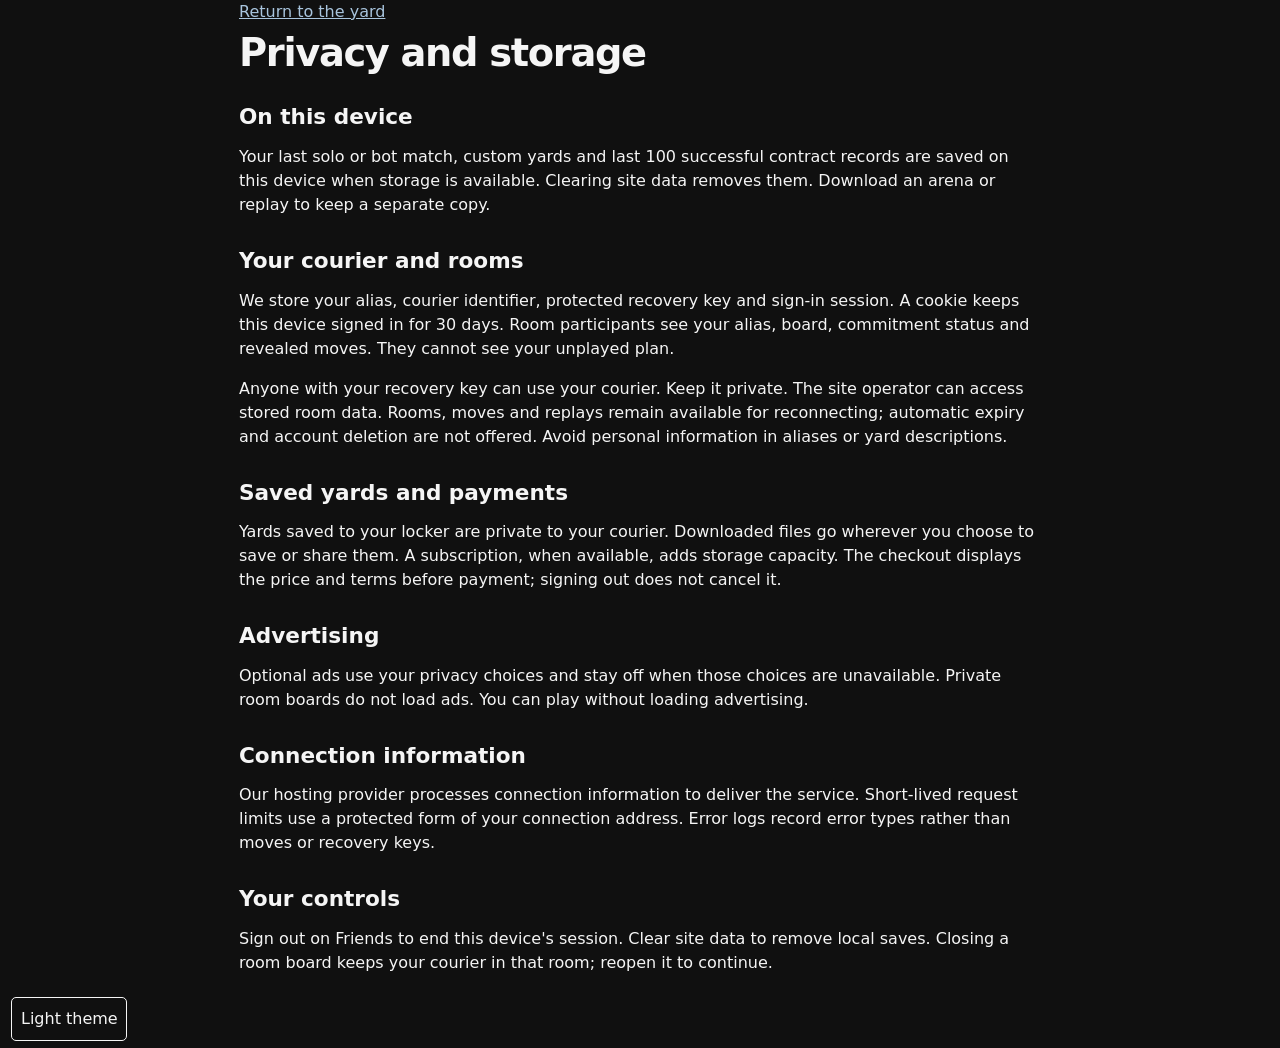
<file: src/ThreeBeatFreight.Client/wwwroot/privacy.html>
<!doctype html><html lang="en" data-bs-theme="dark"><head><meta charset="utf-8"><meta name="viewport" content="width=device-width,initial-scale=1"><title>Privacy and storage — Three Beat Freight</title><link rel="stylesheet" href="assets/freight.css"><link rel="stylesheet" href="assets/appearance.css"><script src="assets/appearance.js" defer></script></head><body><main class="app-shell rules"><a href="./">Return to the yard</a><h1>Privacy and storage</h1><h2>On this device</h2><p>Your last solo or bot match, custom yards and last 100 successful contract records are saved on this device when storage is available. Clearing site data removes them. Download an arena or replay to keep a separate copy.</p><h2>Your courier and rooms</h2><p>We store your alias, courier identifier, protected recovery key and sign-in session. A cookie keeps this device signed in for 30 days. Room participants see your alias, board, commitment status and revealed moves. They cannot see your unplayed plan.</p><p>Anyone with your recovery key can use your courier. Keep it private. The site operator can access stored room data. Rooms, moves and replays remain available for reconnecting; automatic expiry and account deletion are not offered. Avoid personal information in aliases or yard descriptions.</p><h2>Saved yards and payments</h2><p>Yards saved to your locker are private to your courier. Downloaded files go wherever you choose to save or share them. A subscription, when available, adds storage capacity. The checkout displays the price and terms before payment; signing out does not cancel it.</p><h2>Advertising</h2><p>Optional ads use your privacy choices and stay off when those choices are unavailable. Private room boards do not load ads. You can play without loading advertising.</p><h2>Connection information</h2><p>Our hosting provider processes connection information to deliver the service. Short-lived request limits use a protected form of your connection address. Error logs record error types rather than moves or recovery keys.</p><h2>Your controls</h2><p>Sign out on Friends to end this device's session. Clear site data to remove local saves. Closing a room board keeps your courier in that room; reopen it to continue.</p></main></body></html>
</file>
<file: src/ThreeBeatFreight.Client/wwwroot/assets/freight.css>
:root{color-scheme:dark;--bg:#111419;--surface:#1d232b;--ink:#f2f4ee;--quiet:#b7c3ce;--line:#586473;--acid:#a8c4dd;--pink:#c9adbc}*{box-sizing:border-box}body{margin:0;background:var(--bg);color:var(--ink);font:16px/1.5 system-ui,sans-serif}a{color:var(--acid)}button,input,select,textarea{font:inherit}button{border:1px solid var(--line);background:#2a3440;color:var(--ink);padding:.6rem .9rem;cursor:pointer;min-height:44px}button:hover{border-color:var(--acid);background:#384555}button:disabled{cursor:default;color:#bdc5cf;background:#232930;border-color:#47505c}button.primary,button.active{background:var(--acid);color:#111419;border-color:var(--acid);font-weight:750}input,select,textarea{display:block;width:100%;background:#10151c;color:#f2f4ee;border:1px solid #718294;padding:.6rem;margin:.3rem 0 1rem;border-radius:5px}label{display:block;font-weight:650}textarea.code{font:14px/1.5 ui-monospace,monospace;tab-size:2}h1{font-size:clamp(1.8rem,3vw,2.6rem);line-height:1.08;margin:.5rem 0 1rem;letter-spacing:-.035em}h2{font-size:1.35rem;margin:0 0 .7rem}h3{font-size:1rem}p{margin:.5rem 0 1rem}.app-shell{max-width:1440px;margin:auto;padding:0 24px}header{display:flex;align-items:center;justify-content:space-between;padding:24px 0 16px;gap:24px}.brand{color:#f2f4ee;text-decoration:none;font-weight:900;letter-spacing:-.04em;font-size:1.5rem}.brand b{color:var(--acid)}.tag{color:var(--quiet);font-size:.9rem}nav{display:flex;gap:5px;border-bottom:1px solid var(--line);padding-bottom:12px;align-items:center;flex-wrap:wrap}nav a{margin-left:auto}main{padding:32px 0}.entry{display:grid;grid-template-columns:1.2fr 1fr;gap:32px;min-height:300px;align-items:center}.entry>section>p{max-width:550px}.eyebrow{font-size:.75rem;font-weight:850;letter-spacing:.12em;color:var(--acid)}.instruction-grid{display:grid;grid-template-columns:130px 1fr;border-top:3px solid var(--pink);gap:18px;padding:24px 0}.instruction-grid b{color:var(--pink)}.small,small{font-size:.85rem;color:var(--quiet)}.notice,.error{padding:12px 16px;background:#253144;border-left:5px solid #a8c4dd;margin:12px 0}.error{background:#42252b;border-color:#ff778f}.match-head{display:flex;justify-content:space-between;align-items:center}.match-head h1{font-size:2.3rem}.game-layout{display:grid;grid-template-columns:minmax(0,1fr) 300px;gap:28px;align-items:start}.arena-panel{min-width:0}.board{display:grid;gap:3px;background:#111419;max-width:760px;aspect-ratio:9/7;margin:auto}.tile{position:relative;display:grid;place-items:center;min-width:0;background:#313d48;isolation:isolate}.tile.wall{background:#080a0d;border:1px solid #34404a}.tile.pit{background:#2b1224;color:#ff7eaf}.tile.shock{background:#544317;color:#ffdf5d}.terrain{font-size:clamp(1rem,3.1vw,2.3rem);font-weight:900}.courier{position:absolute;z-index:3;display:grid;place-items:center;width:72%;height:72%;border:3px solid #0d1117;font-weight:950;font-size:clamp(.8rem,2vw,1.5rem)}.crate{position:absolute;color:#ffe1ac;background:#3c2d14;padding:0 .15em;font-size:clamp(1rem,2.2vw,2rem);z-index:2}.dock{position:absolute;inset:4%;border:3px solid;color:#e9eef4;font-weight:750;font-size:.7rem;padding:1px}.legend{display:flex;flex-wrap:wrap;gap:14px;font-size:.8rem;padding:12px 0;color:var(--quiet)}.scores{display:grid;grid-template-columns:repeat(2,1fr);gap:10px;margin:10px 0 20px}.scores>div{padding:8px 12px;background:var(--surface)}.scores span{display:block;font-size:.85rem}.program-panel{background:var(--surface);border-top:3px solid var(--acid);padding:18px;position:sticky;top:12px}.command{display:grid;grid-template-columns:1fr 1fr;gap:10px;border-top:1px solid var(--line);padding-top:10px}.command label{font-size:.8rem}.command select{font-size:.9rem}.wide{width:100%;margin:0 0 8px}.brief{border-top:1px solid var(--line);margin-top:16px;padding-top:12px;font-size:.9rem}.bad{color:#ff9bac}.button-row{display:flex;flex-wrap:wrap;gap:7px}.replay,.result{border-top:3px solid #a8c4dd;padding:16px 0;margin-top:12px}.result{border-color:var(--acid)}.event-list{max-height:210px;overflow:auto;padding-left:24px;font-size:.9rem}.contracts{border-top:1px solid var(--line);padding-top:28px;margin-top:40px}.contract-list{display:grid;grid-template-columns:repeat(3,1fr);gap:12px}.contract-list button{text-align:left;border-top:4px solid #a8c4dd}.contract-list b,.contract-list span,.contract-list small{display:block}.contract-list span{font-size:.9rem;margin:7px 0}.friend-columns,.lab-layout{display:grid;grid-template-columns:1fr 1fr;gap:30px}.friends section{padding:22px;background:var(--surface);margin:20px 0}.friends{max-width:1100px}.recovery{border:2px solid #ffae21;overflow-wrap:anywhere}.recovery code{font-size:1.1rem}.rules{max-width:850px}.rules h2{margin-top:28px}details{margin:12px 0}summary{cursor:pointer;font-weight:700}.lab-layout article{border-top:1px solid var(--line);padding:16px 0}.lab-layout dt{font-family:monospace;font-weight:900;color:var(--acid)}.lab-layout dd{margin:0 0 12px}footer{display:flex;gap:24px;flex-wrap:wrap;justify-content:space-between;border-top:1px solid var(--line);padding:20px 0 40px;font-size:.8rem;color:var(--quiet)}.boot{padding:40px}#blazor-error-ui{display:none;position:fixed;bottom:0;background:#56202c;color:white;padding:15px;width:100%}:focus-visible{outline:3px solid #a8c4dd;outline-offset:3px}@media(max-width:900px){.game-layout{grid-template-columns:1fr}.program-panel{position:static}.entry{gap:24px}.contract-list{grid-template-columns:repeat(2,1fr)}}@media(max-width:600px){.app-shell{padding:0 12px}header .tag{display:none}.entry,.friend-columns,.lab-layout{grid-template-columns:1fr}.entry{min-height:0}.instruction-grid{margin-top:20px}.game-layout{gap:15px}.contract-list{grid-template-columns:1fr}h1{font-size:2rem}.scores{gap:5px}.command{grid-template-columns:1fr 1fr}.board{gap:2px}.dock{border-width:2px;font-size:.5rem}.courier{border-width:2px}nav a{margin-left:0}}
.painter{margin:16px 0;max-width:580px}.painter button{padding:0;min-height:30px;color:#f2f4ee;border:1px solid #627282;font-size:.85rem}.painter button:hover{outline:3px solid #a8c4dd;z-index:5}

.board-caption{margin:.2rem 0 .7rem;color:var(--quiet);font-weight:650}button{border-radius:5px}.recovery code{user-select:all}
</file>
<file: src/ThreeBeatFreight.Client/wwwroot/assets/appearance.css>
html[data-bs-theme="dark"]{color-scheme:dark;background-color:#101010;color:#f5f5f5}
html[data-bs-theme="dark"] body{background-color:#101010;color:#f5f5f5}
html[data-bs-theme="light"]{color-scheme:light;background-color:#fff;color:#111}
html[data-bs-theme="light"] body{background-color:#fff;color:#111}
html[data-bs-theme] input::placeholder,html[data-bs-theme] textarea::placeholder{color:var(--bs-placeholder-color,#999);opacity:1}
[data-bs-appearance-controls]{display:inline-flex;gap:.5em;margin:.4em 0 .4em .7em}
[data-bs-appearance-controls] button{font:inherit;padding:.25em .55em;border:1px solid currentColor;background:transparent;color:inherit;cursor:pointer}
</file>
